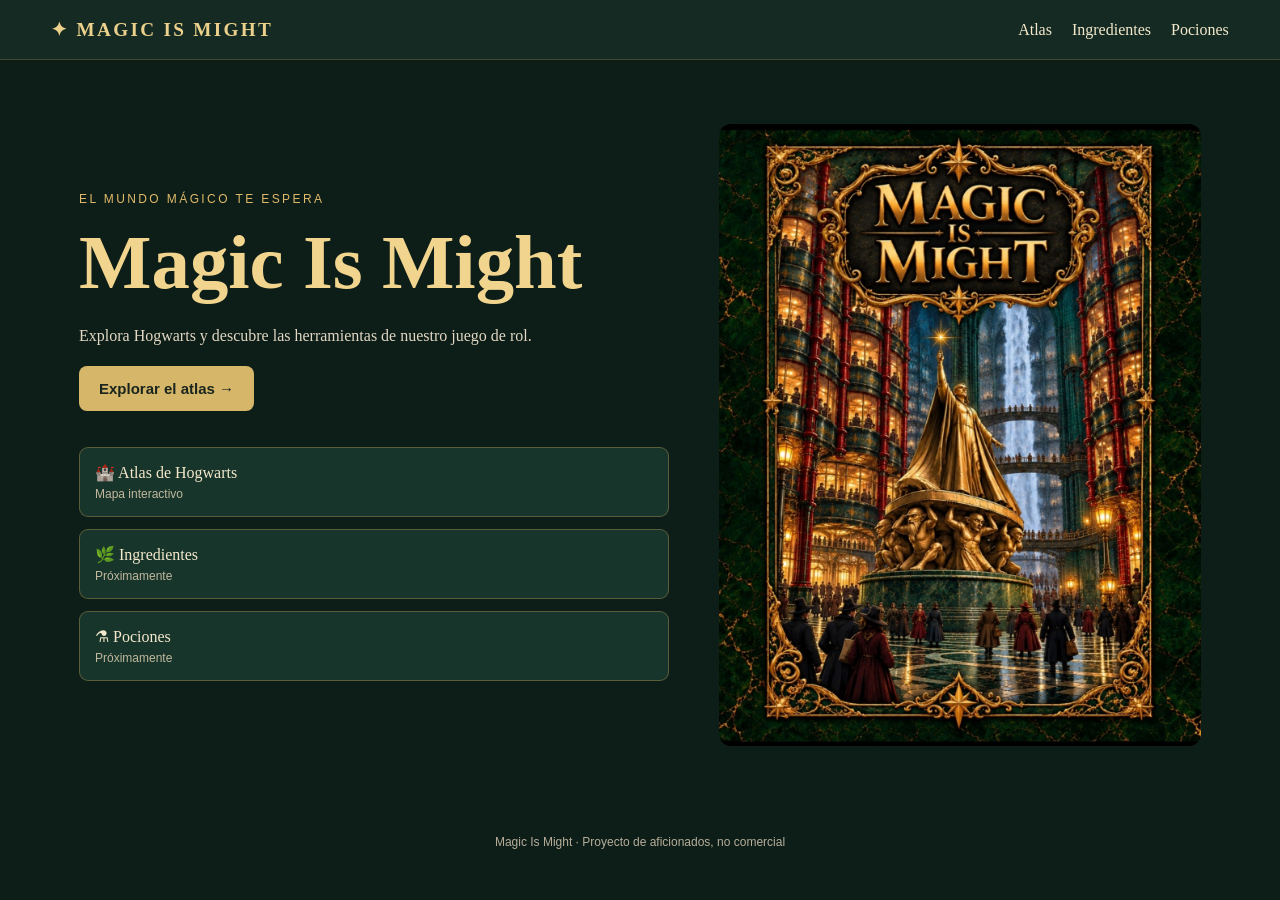
<file: index.html>
<!doctype html><html lang="es"><head><meta charset="UTF-8"><meta name="viewport" content="width=device-width,initial-scale=1"><meta name="theme-color" content="#142b23"><title>Magic Is Might</title><link rel="stylesheet" href="/style.css"></head><body><header><a class="brand" href="/">✦ MAGIC IS MIGHT</a><nav><a href="/atlas/">Atlas</a><a href="/ingredientes/">Ingredientes</a><a href="/pociones/">Pociones</a></nav></header><main class="home"><div class="intro"><span class="eyebrow">EL MUNDO MÁGICO TE ESPERA</span><h1>Magic Is Might</h1><p>Explora Hogwarts y descubre las herramientas de nuestro juego de rol.</p><a class="cta" href="/atlas/">Explorar el atlas →</a><div class="tiles"><a href="/atlas/">🏰 Atlas de Hogwarts <small>Mapa interactivo</small></a><a href="/ingredientes/">🌿 Ingredientes <small>Próximamente</small></a><a href="/pociones/">⚗ Pociones <small>Próximamente</small></a></div></div><img class="cover" src="/assets/portada.jpg" alt="Portada de Magic Is Might"></main><footer>Magic Is Might · Proyecto de aficionados, no comercial</footer></body></html>
</file>
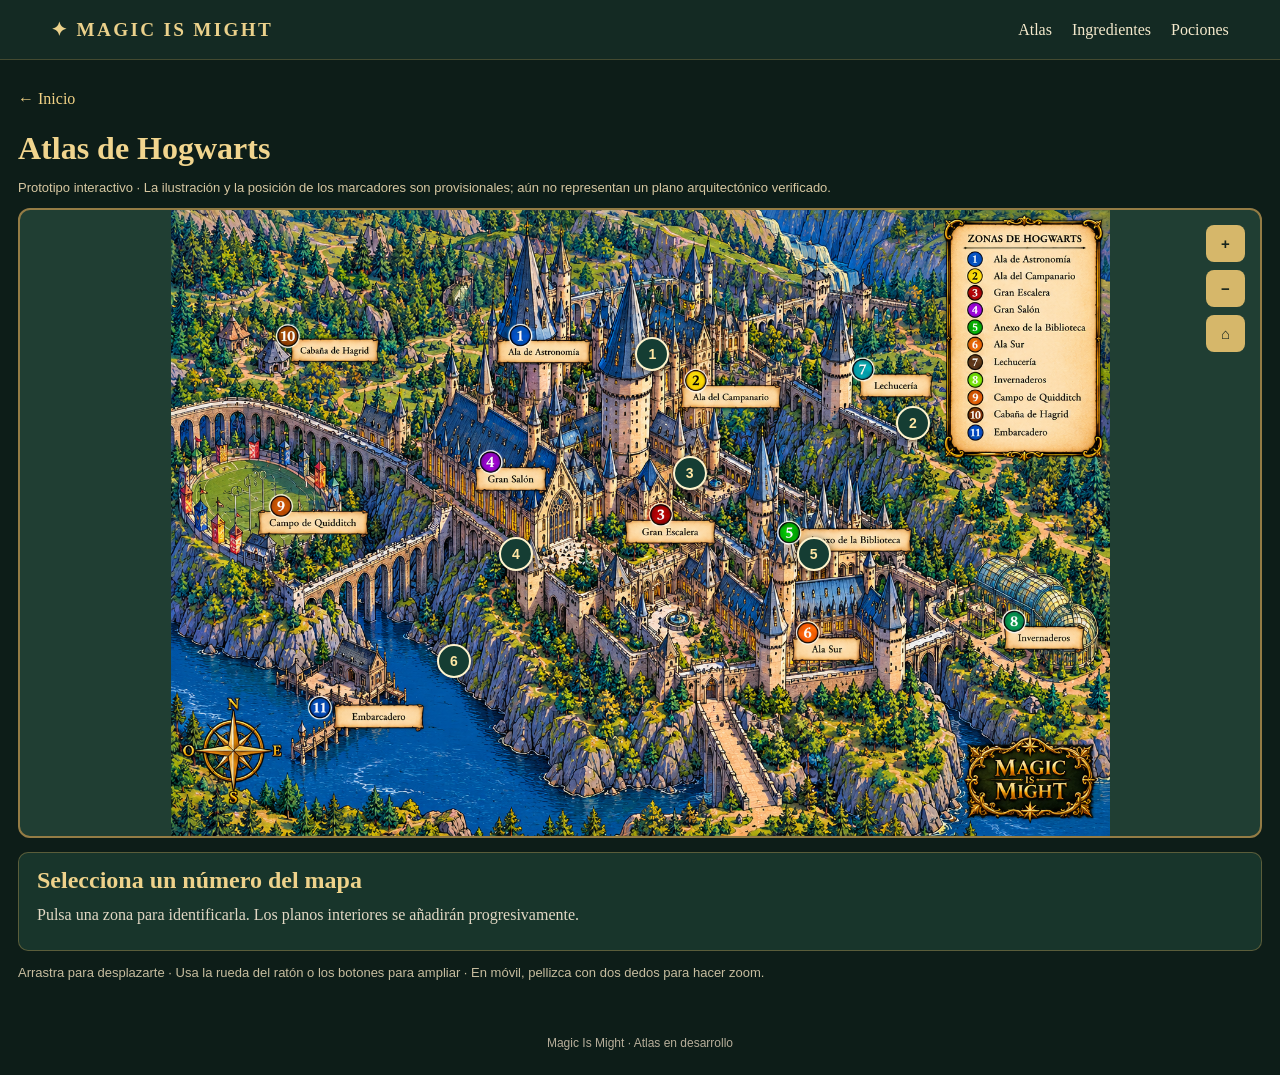
<file: atlas/index.html>
<!doctype html><html lang="es"><head><meta charset="UTF-8"><meta name="viewport" content="width=device-width,initial-scale=1"><meta name="theme-color" content="#142b23"><title>Atlas · Magic Is Might</title><link rel="stylesheet" href="/style.css"><style>.layout{padding:18px;max-width:1550px;margin:auto}.layout h1{font-size:2rem;margin:10px 0}.notice{font:13px Arial,sans-serif;color:#d7c8a2}.viewer{position:relative;height:min(70vh,800px);min-height:360px;overflow:hidden;border:2px solid #947c45;border-radius:12px;background:#203e33;touch-action:none;cursor:grab}.viewer:active{cursor:grabbing}.canvas{position:absolute;top:0;left:0;width:100%;height:100%;transform-origin:0 0;will-change:transform}.canvas img{width:100%;height:100%;object-fit:contain;pointer-events:none}.pin{position:absolute;border:2px solid #fff4cd;background:#153d33;color:#ffe7a4;border-radius:50%;width:34px;height:34px;display:grid;place-items:center;transform:translate(-50%,-50%);padding:0;font:bold 14px Arial;box-shadow:0 2px 9px #0009;cursor:pointer}.pin:hover,.pin:focus{background:#b28a38;color:#101c16}.controls{position:absolute;right:15px;top:15px;display:grid;gap:8px}.controls button{padding:10px 15px}.info{padding:14px 18px;background:#18352b;border:1px solid #a58b4b77;border-radius:10px;margin:14px 0}.info h2{margin:0;color:#eed28b}.info p{margin:8px 0}.hint{font:13px Arial,sans-serif;color:#c7bd9f}.back{display:inline-block;margin:12px 0;color:#f0d184}</style></head><body><header><a class="brand" href="/">✦ MAGIC IS MIGHT</a><nav><a href="/atlas/">Atlas</a><a href="/ingredientes/">Ingredientes</a><a href="/pociones/">Pociones</a></nav></header><main class="layout"><a class="back" href="/">← Inicio</a><h1>Atlas de Hogwarts</h1><p class="notice">Prototipo interactivo · La ilustración y la posición de los marcadores son provisionales; aún no representan un plano arquitectónico verificado.</p><div class="viewer" id="viewer" aria-label="Mapa de Hogwarts ampliable y desplazable"><div class="canvas" id="canvas"><img src="/assets/mapa-provisional.png" alt="Mapa ilustrado provisional de Hogwarts"><button class="pin" style="left:51%;top:23%" data-name="Ala de Astronomía" data-number="1">1</button><button class="pin" style="left:72%;top:34%" data-name="Ala del Campanario" data-number="2">2</button><button class="pin" style="left:54%;top:42%" data-name="Gran Escalera" data-number="3">3</button><button class="pin" style="left:40%;top:55%" data-name="Gran Salón" data-number="4">4</button><button class="pin" style="left:64%;top:55%" data-name="Anexo de la Biblioteca" data-number="5">5</button><button class="pin" style="left:35%;top:72%" data-name="Ala Sur" data-number="6">6</button></div><div class="controls"><button id="plus" aria-label="Ampliar">+</button><button id="minus" aria-label="Reducir">−</button><button id="reset" aria-label="Restablecer">⌂</button></div></div><section class="info" aria-live="polite"><h2 id="selection">Selecciona un número del mapa</h2><p id="description">Pulsa una zona para identificarla. Los planos interiores se añadirán progresivamente.</p></section><p class="hint">Arrastra para desplazarte · Usa la rueda del ratón o los botones para ampliar · En móvil, pellizca con dos dedos para hacer zoom.</p></main><footer>Magic Is Might · Atlas en desarrollo</footer><script src="/atlas/map.js"></script></body></html>
</file>
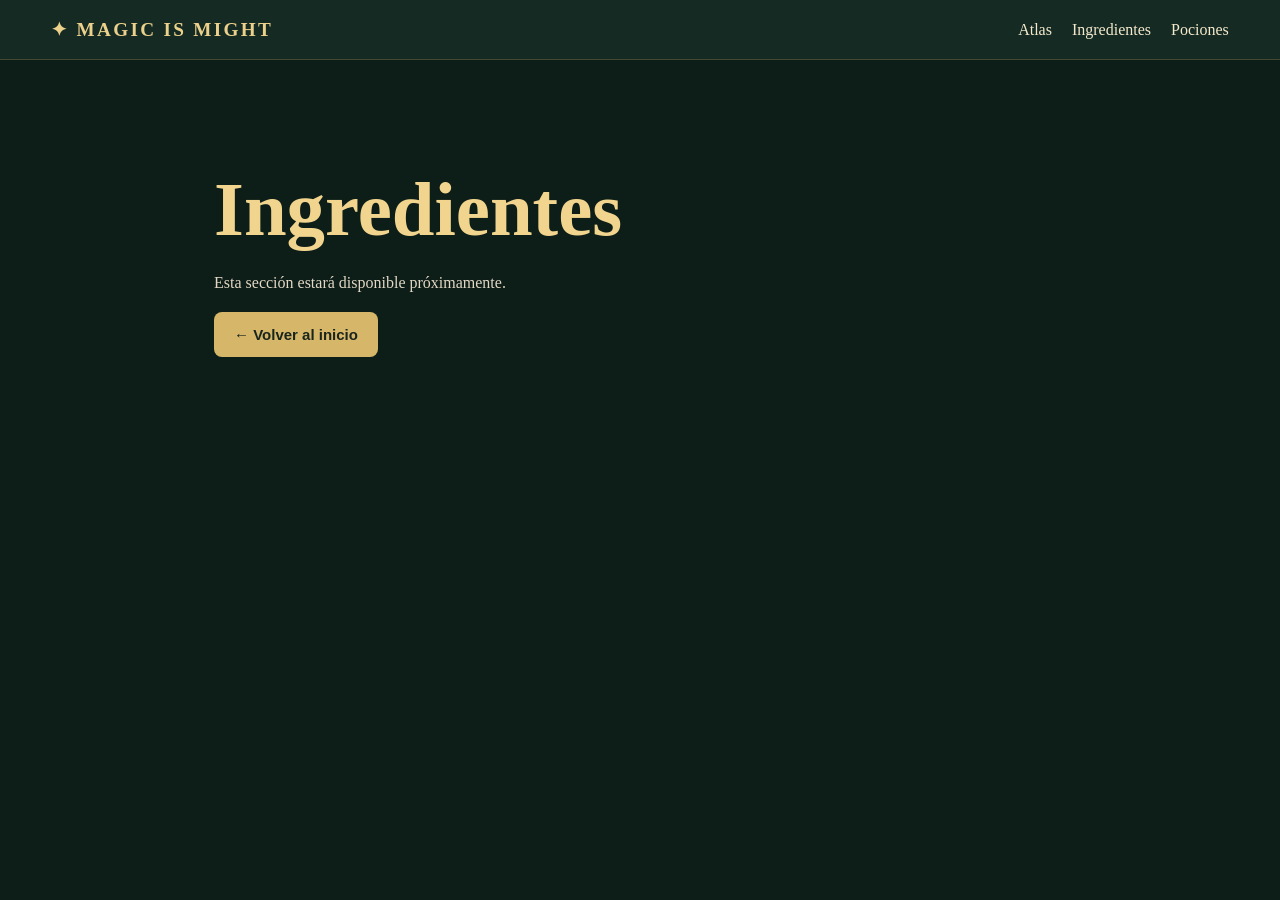
<file: ingredientes/index.html>
<!doctype html><html lang="es"><head><meta charset="UTF-8"><meta name="viewport" content="width=device-width,initial-scale=1"><title>Ingredientes · Magic Is Might</title><link rel="stylesheet" href="/style.css"></head><body><header><a class="brand" href="/">✦ MAGIC IS MIGHT</a><nav><a href="/atlas/">Atlas</a><a href="/ingredientes/">Ingredientes</a><a href="/pociones/">Pociones</a></nav></header><main style="max-width:900px;margin:70px auto;padding:24px"><h1>Ingredientes</h1><p>Esta sección estará disponible próximamente.</p><a class="cta" href="/">← Volver al inicio</a></main></body></html>
</file>
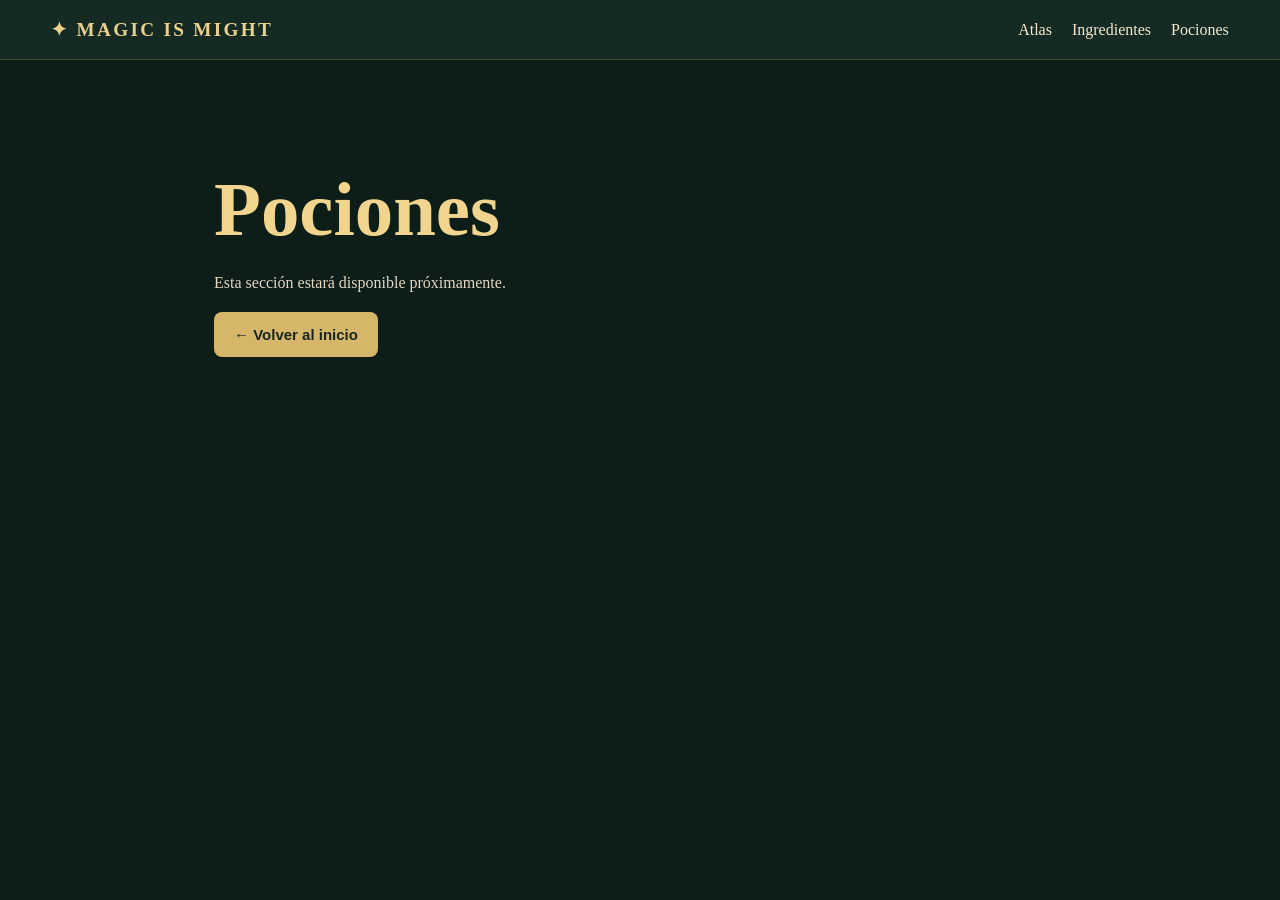
<file: pociones/index.html>
<!doctype html><html lang="es"><head><meta charset="UTF-8"><meta name="viewport" content="width=device-width,initial-scale=1"><title>Pociones · Magic Is Might</title><link rel="stylesheet" href="/style.css"></head><body><header><a class="brand" href="/">✦ MAGIC IS MIGHT</a><nav><a href="/atlas/">Atlas</a><a href="/ingredientes/">Ingredientes</a><a href="/pociones/">Pociones</a></nav></header><main style="max-width:900px;margin:70px auto;padding:24px"><h1>Pociones</h1><p>Esta sección estará disponible próximamente.</p><a class="cta" href="/">← Volver al inicio</a></main></body></html>
</file>
<file: style.css>
:root{color-scheme:dark;font-family:Georgia,'Times New Roman',serif;background:#0d1d18;color:#f4e9cc}*{box-sizing:border-box}body{margin:0}a{color:inherit;text-decoration:none}header{display:flex;align-items:center;justify-content:space-between;padding:18px clamp(16px,4vw,60px);border-bottom:1px solid #a58b4b55;background:#142a23;gap:20px;flex-wrap:wrap}.brand{color:#ebd18b;font-size:1.2rem;font-weight:bold;letter-spacing:.12em}nav{display:flex;gap:20px;flex-wrap:wrap}nav a:hover{color:#f2d88f}h1{font-size:clamp(2.5rem,6vw,5rem);margin:12px 0;color:#f1d58e}p{line-height:1.65;color:#e2d8c4}.home{max-width:1250px;margin:auto;min-height:80vh;padding:clamp(25px,5vw,75px);display:grid;grid-template-columns:1.1fr .9fr;gap:50px;align-items:center}.eyebrow{letter-spacing:.2em;color:#e0bb69;font:12px Arial,sans-serif}.cover{width:100%;max-height:690px;object-fit:contain;border-radius:12px}.cta,button{background:#d6b76a;color:#19251d;border:0;border-radius:8px;padding:14px 20px;display:inline-block;font:bold 15px Arial,sans-serif;cursor:pointer}.tiles{display:grid;gap:12px;margin-top:36px}.tiles a{border:1px solid #a58b4b77;padding:15px;border-radius:9px;background:#18352b}.tiles small{display:block;color:#c1b89e;margin-top:5px;font:12px Arial,sans-serif}footer{text-align:center;padding:25px;color:#b7ae9a;font:12px Arial,sans-serif}@media(max-width:750px){.home{grid-template-columns:1fr}.cover{max-height:420px}}
</file>
